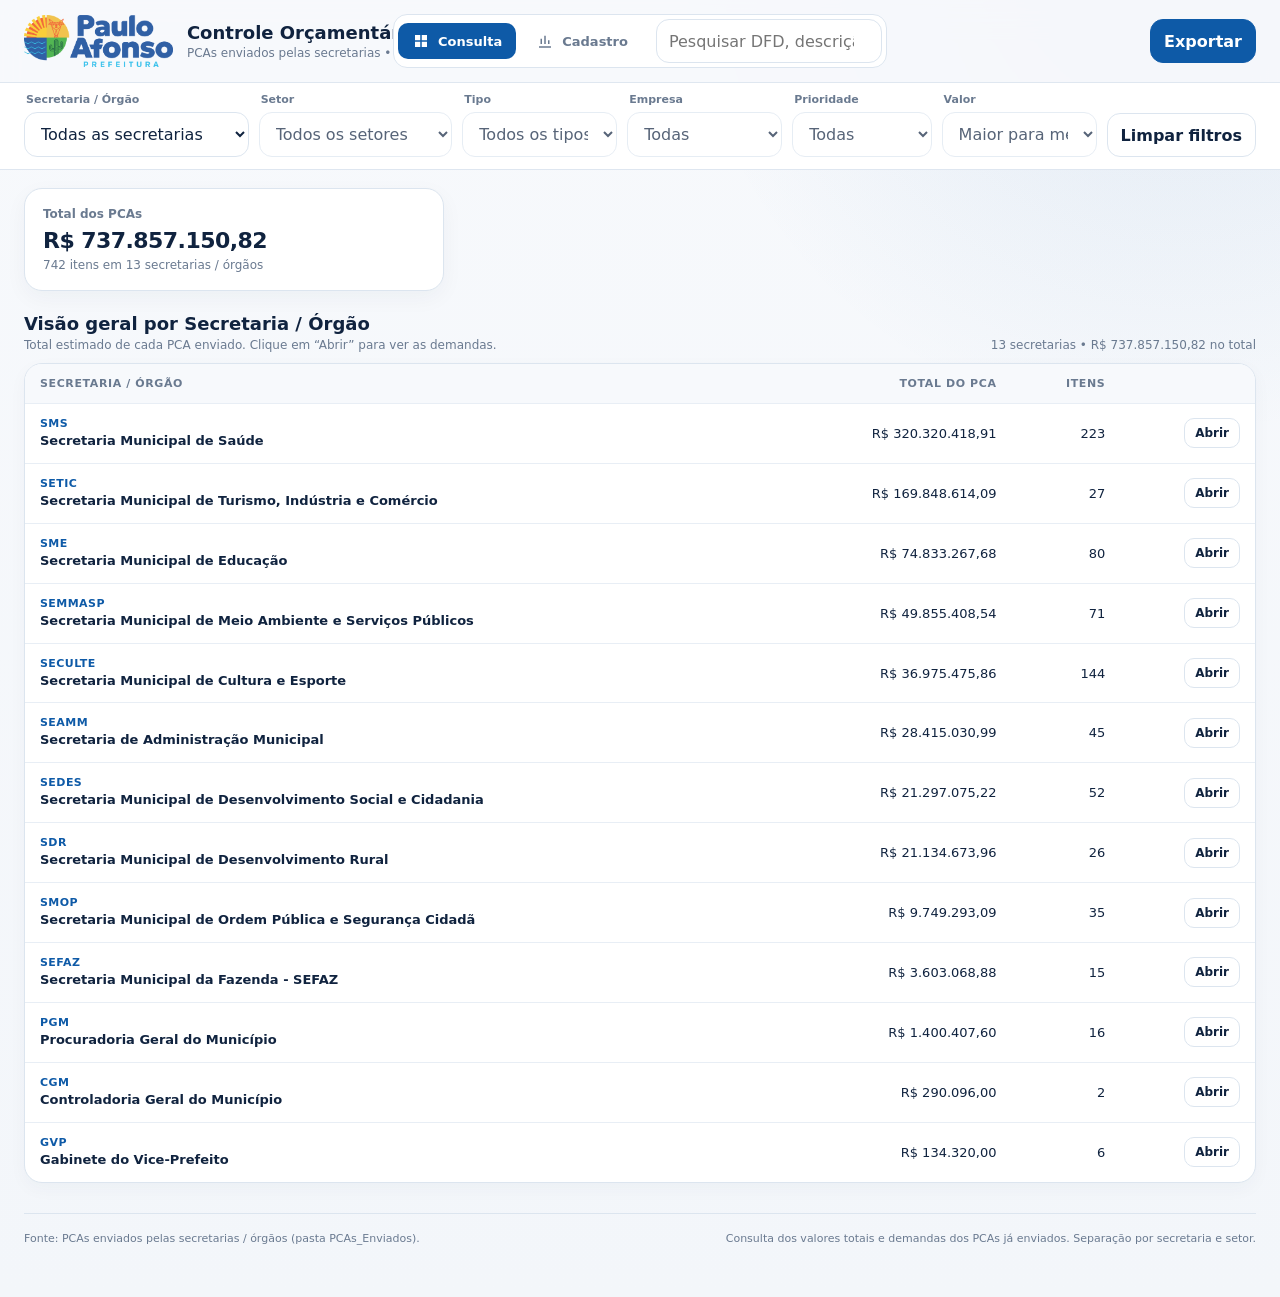
<file: index.html>
<!DOCTYPE html>
<html lang="pt-BR">
<head>
  <meta charset="UTF-8">
  <meta name="viewport" content="width=device-width, initial-scale=1">
  <title>Controle Orçamentário - Paulo Afonso</title>
  <link rel="stylesheet" href="./assets/css/variables.css">
  <link rel="stylesheet" href="./assets/css/base.css">
  <link rel="stylesheet" href="./assets/css/components.css">
  <link rel="stylesheet" href="./assets/css/dashboard.css">
  <link rel="stylesheet" href="./assets/css/pca.css">
  <link rel="stylesheet" href="./assets/css/report.css">
  <link rel="stylesheet" href="./assets/css/print.css">
</head>
<body>
<header class="topbar">
  <div class="topbar-inner">
    <div class="brand">
      <img class="brand-logo" src="./Logos/PMPA_logo_01.png" alt="Prefeitura Municipal de Paulo Afonso">
      <div>
        <div class="brand-title">Controle Orçamentário - Paulo Afonso</div>
        <div class="brand-sub" id="brandSub">PCAs enviados pelas secretarias • 2027</div>
      </div>
    </div>

    <nav class="top-nav" aria-label="Navegação principal">
      <button class="nav-icon active" id="navConsulta" type="button" title="Consulta dos PCAs enviados" aria-label="Consulta dos PCAs enviados" aria-current="page">
        <svg viewBox="0 0 24 24" aria-hidden="true">
          <path d="M4 4h7v7H4V4zm9 0h7v7h-7V4zM4 13h7v7H4v-7zm9 0h7v7h-7v-7z" fill="currentColor"/>
        </svg>
        <span>Consulta</span>
      </button>
      <button class="nav-icon" id="navPCA" type="button" title="Cadastro de demandas do PCA" aria-label="Cadastro de demandas do PCA">
        <svg viewBox="0 0 24 24" aria-hidden="true">
          <path d="M4 19h16v2H4v-2zm2-3h2V9H6v7zm5 0h2V5h-2v11zm5 0h2v-5h-2v5z" fill="currentColor"/>
        </svg>
        <span>Cadastro</span>
      </button>
      <input id="search" class="control topbar-search" type="search" placeholder="Pesquisar DFD, descrição, empresa…" aria-label="Pesquisar demandas">
    </nav>

    <div class="topbar-actions">
      <button class="btn btn-primary" id="exportBtn" type="button">Exportar</button>
    </div>
  </div>
  <div id="consultaFilterBar" class="consulta-filterbar hidden" aria-label="Filtros das demandas">
    <div class="consulta-filterbar-inner">
      <div class="field">
        <label for="orgSelect">Secretaria / Órgão</label>
        <select id="orgSelect" class="control"></select>
      </div>
      <div class="field">
        <label for="itemSetor">Setor</label>
        <select id="itemSetor" class="control">
          <option value="all">Todos os setores</option>
        </select>
      </div>
      <div class="field">
        <label for="itemTipo">Tipo</label>
        <select id="itemTipo" class="control">
          <option value="all">Todos os tipos</option>
        </select>
      </div>
      <div class="field">
        <label for="itemEmpresa">Empresa</label>
        <select id="itemEmpresa" class="control">
          <option value="all">Todas</option>
          <option value="named">Com empresa</option>
          <option value="na">Não se aplica</option>
        </select>
      </div>
      <div class="field">
        <label for="itemPrioridade">Prioridade</label>
        <select id="itemPrioridade" class="control">
          <option value="all">Todas</option>
        </select>
      </div>
      <div class="field">
        <label for="itemValor">Valor</label>
        <select id="itemValor" class="control">
          <option value="desc">Maior para menor</option>
          <option value="asc">Menor para maior</option>
        </select>
      </div>
      <div class="field">
        <label for="itemClear">&nbsp;</label>
        <button class="btn" id="itemClear" type="button">Limpar filtros</button>
      </div>
    </div>
  </div>
</header>

<main class="container">
  <!-- ========== VIEW: CONSULTA ========== -->
  <div id="viewConsulta">
    <section class="metrics metrics-single" aria-label="Indicadores">
      <article class="metric">
        <div class="metric-label">Total dos PCAs</div>
        <div class="metric-value-row">
          <div class="metric-value" id="mInitial">—</div>
        </div>
        <div class="metric-sub" id="mInitialSub">Soma geral dos valores estimados enviados</div>
      </article>
    </section>

    <section class="section" id="overviewSection">
      <div class="section-head">
        <div>
          <h2>Visão geral por Secretaria / Órgão</h2>
          <p>Total estimado de cada PCA enviado. Clique em “Abrir” para ver as demandas.</p>
        </div>
        <div class="section-meta" id="overviewMeta"></div>
      </div>
      <div class="overview-wrap">
        <table class="overview-table">
          <thead>
            <tr>
              <th>Secretaria / Órgão</th>
              <th class="num">Total do PCA</th>
              <th class="num">Itens</th>
              <th></th>
            </tr>
          </thead>
          <tbody id="overviewBody"></tbody>
        </table>
      </div>
    </section>

    <section class="section hidden" id="detailSection">
      <div class="section-head">
        <div>
          <h2>Demandas do PCA</h2>
          <p id="detailSubtitle">—</p>
        </div>
        <div class="section-meta" id="detailMeta"></div>
      </div>
      <div class="overview-wrap">
        <table class="overview-table consulta-items-table">
          <thead>
            <tr>
              <th>DFD / Item</th>
              <th>Setor</th>
              <th>Tipo</th>
              <th>Descrição</th>
              <th>Empresa</th>
              <th class="num">Qtd.</th>
              <th class="num">Valor total</th>
              <th>Prioridade</th>
              <th>Período</th>
            </tr>
          </thead>
          <tbody id="actionGroups"></tbody>
        </table>
      </div>
      <div class="empty hidden" id="emptyState">Nenhuma demanda corresponde aos filtros atuais.</div>
    </section>
  </div>

  <!-- ========== VIEW: CADASTRO (PCA) ========== -->
  <div id="viewPCA" class="hidden pca-app">
    <section class="panel pca-toolbar" aria-label="Navegação e ações do PCA">
      <div class="pca-tabs">
        <button class="pca-tab active" type="button" data-pca-tab="overview">Visão geral</button>
        <button class="pca-tab" type="button" data-pca-tab="items">Demandas / DFDs</button>
        <button class="pca-tab" type="button" data-pca-tab="sectors">Setores / Departamentos</button>
      </div>
      <div class="pca-actions">
        <button class="btn btn-quiet" id="pcaResetFilters" type="button">Limpar filtros</button>
        <button class="btn" id="pcaModelBtn" type="button">Baixar modelo CSV</button>
        <button class="btn" id="pcaImportBtn" type="button">Importar CSV</button>
        <input id="pcaImportInput" class="hidden" type="file" accept=".csv,text/csv">
        <button class="btn btn-primary" id="pcaNewBtn" type="button">+ Nova demanda</button>
      </div>
    </section>

    <section class="panel pca-filter-panel" aria-label="Filtros do PCA">
      <div class="pca-filter-grid">
        <div class="field"><label for="pcaSearch">Pesquisar</label><input class="control" id="pcaSearch" type="search" placeholder="DFD, item, setor, descrição…"></div>
        <div class="field"><label for="pcaOrgFilter">Secretaria / Órgão</label><select class="control" id="pcaOrgFilter"></select></div>
        <div class="field"><label for="pcaSectorFilter">Setor / Departamento</label><select class="control" id="pcaSectorFilter"><option value="all">Todos os setores</option></select></div>
        <div class="field"><label for="pcaTypeFilter">Tipo de objeto</label><select class="control" id="pcaTypeFilter"><option value="all">Todos os tipos</option></select></div>
        <div class="field"><label for="pcaPriorityFilter">Prioridade</label><select class="control" id="pcaPriorityFilter"><option value="all">Todas</option></select></div>
        <div class="field"><label for="pcaQuarterFilter">Trimestre</label><select class="control" id="pcaQuarterFilter"><option value="all">Todos</option></select></div>
      </div>
      <div class="pca-filter-foot">
        <div class="pca-filter-status" id="pcaFilterStatus">0 itens cadastrados</div>
      </div>
    </section>

    <section class="pca-metrics" aria-label="Indicadores do PCA">
      <article class="pca-metric"><div class="pca-metric-label">Itens planejados</div><div class="pca-metric-value" id="pcaMItems">0</div><div class="pca-metric-sub">Demandas/itens no filtro atual</div></article>
      <article class="pca-metric"><div class="pca-metric-label">Valor total estimado</div><div class="pca-metric-value" id="pcaMValue">R$ 0,00</div><div class="pca-metric-sub">Quantidade × valor unitário</div></article>
      <article class="pca-metric"><div class="pca-metric-label">Prioridade alta</div><div class="pca-metric-value" id="pcaMHigh">0</div><div class="pca-metric-sub" id="pcaMHighSub">Nenhuma demanda cadastrada</div></article>
      <article class="pca-metric"><div class="pca-metric-label">Com vinculação orçamentária</div><div class="pca-metric-value" id="pcaMLinked">0,00%</div><div class="pca-metric-sub" id="pcaMLinkedSub">Nenhuma demanda cadastrada</div><div class="track"><div class="fill green" id="pcaLinkedBar" style="width:0"></div></div></article>
    </section>

    <div data-pca-panel="overview">
      <div class="pca-grid">
        <section class="panel pca-card">
          <div class="pca-card-head"><div><h2>Planejamento por trimestre</h2><p>Distribuição dos valores estimados no cronograma anual.</p></div></div>
          <div class="pca-quarter-grid" id="pcaQuarterGrid"></div>
        </section>
        <section class="panel pca-card">
          <div class="pca-card-head"><div><h2>Prioridades</h2><p>Quantidade de itens classificados como Alta, Média ou Baixa.</p></div></div>
          <div class="pca-priority-list" id="pcaPriorityList"></div>
        </section>
        <section class="panel pca-card pca-card-wide">
          <div class="pca-card-head"><div><h2>Consolidação por Secretaria / Órgão</h2><p>Somente demandas cadastradas no PCA. Nenhum valor orçamentário é usado automaticamente nesta visão.</p></div><span class="section-meta" id="pcaOverviewMeta"></span></div>
          <div class="pca-overview-wrap">
            <table class="pca-overview-table"><thead><tr><th>Secretaria / Órgão</th><th class="num">Setores</th><th class="num">Itens</th><th class="num">Valor estimado</th><th class="num">Prioridade alta</th><th class="num">% vinculados</th><th></th></tr></thead><tbody id="pcaOrgOverviewBody"></tbody></table>
          </div>
          <div class="pca-empty hidden" id="pcaOverviewEmpty"><strong>O PCA 2027 ainda não possui demandas cadastradas</strong>Cadastre a primeira demanda para iniciar a consolidação por secretaria.<br><button class="btn btn-primary" type="button" data-pca-empty-new>+ Nova demanda</button></div>
        </section>
      </div>
    </div>

    <div data-pca-panel="items" class="hidden">
      <section class="section">
        <div class="section-head"><div><h2>Demandas / DFDs</h2><p>Estrutura baseada na Planilha PCA Municipal: identificação, requisitante, objeto, quantitativos, valores, prioridade, trimestre e vinculação.</p></div><div class="section-meta" id="pcaItemsMeta"></div></div>
        <div class="pca-items-wrap" id="pcaItemsWrap"><table class="pca-items-table"><thead><tr><th>DFD / Item</th><th>Secretaria / Setor</th><th>Tipo</th><th>Descrição</th><th>Empresa</th><th>Renovação</th><th class="num">Qtd.</th><th>Unidade</th><th class="num">Valor unit.</th><th class="num">Valor total</th><th>Prioridade</th><th>Trimestre</th><th>Vinculação</th><th></th></tr></thead><tbody id="pcaItemsBody"></tbody></table></div>
        <div class="pca-empty hidden" id="pcaItemsEmpty"><strong>Nenhuma demanda encontrada</strong>Cadastre o primeiro DFD/item ou ajuste os filtros atuais.<br><button class="btn btn-primary" type="button" data-pca-empty-new>+ Nova demanda</button></div>
      </section>
    </div>

    <div data-pca-panel="sectors" class="hidden">
      <section class="pca-sector-layout">
        <aside class="panel pca-sector-editor">
          <h2>Cadastro de setores</h2>
          <p>Cadastre apenas setores/departamentos reais. O sistema não cria nomes automaticamente e não confunde unidade orçamentária com setor requisitante.</p>
          <div class="field"><label for="pcaSectorOrg">Secretaria / Órgão</label><select class="control" id="pcaSectorOrg"></select></div>
          <div class="field"><label for="pcaSectorName">Setor / Departamento</label><input class="control" id="pcaSectorName" type="text" maxlength="140" placeholder="Ex.: nome oficial do setor"></div>
          <button class="btn btn-primary" id="pcaAddSector" type="button">Adicionar setor</button>
        </aside>
        <section class="panel pca-sector-list-panel">
          <div class="pca-card-head"><div><h2>Setores cadastrados</h2><p>Os setores também são incluídos automaticamente quando uma demanda é salva.</p></div></div>
          <div class="pca-sector-wrap" id="pcaSectorWrap"><table class="pca-sector-table"><thead><tr><th>Setor / Departamento</th><th class="num">Itens</th><th class="num">Valor estimado</th><th></th></tr></thead><tbody id="pcaSectorBody"></tbody></table></div>
          <div class="pca-empty" id="pcaSectorEmpty"><strong>Selecione uma secretaria/órgão</strong>Depois cadastre os setores/departamentos reais que participarão do PCA.</div>
        </section>
      </section>
    </div>

    <div class="callout"><strong>Regra do módulo:</strong> o Valor Total Estimado é calculado automaticamente por Quantidade Estimada × Valor Unitário Estimado. “Vinculação Orçamentária” registra apenas Sim, Não ou A Indicar nesta etapa; a associação detalhada com ação, natureza e fonte orçamentária será uma camada posterior e não é presumida pelo sistema.</div>
  </div>

  <footer class="footer">
    <span id="footerSource">Fonte: PCAs enviados pelas secretarias / órgãos (pasta PCAs_Enviados).</span>
    <span id="footerNote">Consulta dos valores totais e demandas dos PCAs já enviados. Separação por secretaria e setor.</span>
  </footer>

  <!-- Modal: demanda / item do PCA -->
  <div class="pca-modal hidden" id="pcaModal" role="dialog" aria-modal="true" aria-labelledby="pcaModalTitle">
    <div class="pca-dialog">
      <div class="pca-dialog-head"><div><h2 id="pcaModalTitle">Nova demanda / item do PCA</h2><p>Preencha os campos definidos na Planilha PCA Municipal.</p></div><button class="btn" id="pcaModalClose" type="button">Fechar</button></div>
      <form id="pcaForm" novalidate>
        <div class="pca-dialog-body"><div class="pca-form-grid">
          <div class="field"><label for="pcaDfd">Nº do DFD / Item *</label><input class="control" id="pcaDfd" type="text" maxlength="80" placeholder="Ex.: DFD nº 012/2026"><div class="pca-field-error"></div></div>
          <div class="field"><label for="pcaFormOrg">Secretaria Requisitante *</label><select class="control" id="pcaFormOrg"></select><div class="pca-field-error"></div></div>
          <div class="field span-2">
            <label for="pcaFormSector">Setor / Departamento *</label>
            <select class="control" id="pcaFormSector">
              <option value="">Selecione a secretaria primeiro…</option>
            </select>
            <div class="pca-field-error"></div>
            <div class="pca-help" id="pcaFormSectorHelp">Aparecem aqui os setores cadastrados em “Setores / Departamentos” para a secretaria selecionada.</div>
          </div>
          <div class="field"><label for="pcaObjectType">Tipo de Objeto *</label><input class="control" id="pcaObjectType" list="pcaObjectTypeSuggestions" type="text" maxlength="100" placeholder="Material, Serviço Comum, Engenharia…"><datalist id="pcaObjectTypeSuggestions"></datalist><div class="pca-field-error"></div></div>
          <div class="field"><label for="pcaUnitMeasure">Unidade de Medida *</label><input class="control" id="pcaUnitMeasure" type="text" maxlength="100" placeholder="Ex.: Caixa com 5 resmas"><div class="pca-field-error"></div></div>
          <div class="field span-2"><label for="pcaDescription">Descrição do Item *</label><textarea class="control" id="pcaDescription" maxlength="900" placeholder="Detalhamento claro e sucinto do que será comprado ou contratado"></textarea><div class="pca-field-error"></div></div>
          <div class="field"><label for="pcaQuantity">Quantidade Estimada *</label><input class="control" id="pcaQuantity" type="number" min="0" step="0.001" inputmode="decimal" placeholder="0"><div class="pca-field-error"></div></div>
          <div class="field"><label for="pcaUnitValue">Valor Unitário Estimado *</label><input class="control" id="pcaUnitValue" type="number" min="0" step="0.01" inputmode="decimal" placeholder="0,00"><div class="pca-field-error"></div></div>
          <div class="pca-total-box"><div class="label">Valor Total Estimado</div><div class="value" id="pcaCalculatedTotal">R$ 0,00</div><div class="pca-help">Calculado automaticamente: Quantidade × Valor Unitário.</div></div>
          <div></div>
          <div class="field"><label for="pcaPriority">Grau de Prioridade *</label><select class="control" id="pcaPriority"><option value="">Selecione…</option></select><div class="pca-field-error"></div></div>
          <div class="field"><label for="pcaQuarter">Trimestre Estimado *</label><select class="control" id="pcaQuarter"><option value="">Selecione…</option></select><div class="pca-field-error"></div></div>
          <div class="field"><label for="pcaCompany">Empresa</label><input class="control" id="pcaCompany" type="text" maxlength="180" placeholder="Ex.: razão social ou nome fantasia"><div class="pca-field-error"></div><div class="pca-help">Informe quando já houver fornecedor/prestador identificado ou previsto.</div></div>
          <div class="field"><label for="pcaContractRenewal">Renovação de contrato *</label><select class="control" id="pcaContractRenewal"><option value="">Selecione…</option></select><div class="pca-field-error"></div><div class="pca-help">Indica se a demanda corresponde à renovação de contrato vigente.</div></div>
          <div class="field span-2"><label for="pcaLinkage">Vinculação Orçamentária *</label><select class="control" id="pcaLinkage"><option value="">Selecione…</option></select><div class="pca-field-error"></div><div class="pca-help">Nesta etapa: Sim, Não ou A Indicar. A vinculação detalhada com QDD será implementada separadamente.</div></div>
        </div></div>
        <div class="pca-dialog-foot"><button class="btn" id="pcaModalCancel" type="button">Cancelar</button><button class="btn btn-primary" type="submit">Salvar demanda</button></div>
      </form>
    </div>
  </div>

  <!-- Modal: validação de importação CSV -->
  <div class="pca-modal hidden" id="pcaImportModal" role="dialog" aria-modal="true" aria-labelledby="pcaImportTitle">
    <div class="pca-dialog" style="max-width:760px">
      <div class="pca-dialog-head"><div><h2 id="pcaImportTitle">Validar importação do PCA</h2><p>Somente linhas válidas serão importadas. Nenhum valor é corrigido ou inventado silenciosamente.</p></div><button class="btn" id="pcaImportClose" type="button">Fechar</button></div>
      <div class="pca-dialog-body">
        <div class="pca-import-note">A importação exige os cabeçalhos do modelo oficial do sistema. A Secretaria Requisitante precisa corresponder a um órgão existente na base do projeto. O Valor Total Estimado é recalculado pelo sistema.</div>
        <div class="pca-import-summary"><div class="pca-import-stat"><span>Linhas lidas</span><strong id="pcaImportTotal">0</strong></div><div class="pca-import-stat"><span>Válidas</span><strong id="pcaImportValid">0</strong></div><div class="pca-import-stat"><span>Com erro</span><strong id="pcaImportInvalid">0</strong></div></div>
        <div class="callout" id="pcaImportErrors">—</div>
      </div>
      <div class="pca-dialog-foot"><button class="btn" id="pcaImportCancel" type="button">Cancelar</button><button class="btn btn-primary" id="pcaImportConfirm" type="button">Importar linhas válidas</button></div>
    </div>
  </div>

  <div class="pca-toast" id="pcaToast" role="status" aria-live="polite"></div>

  <!-- Documento gerado para exportação PDF -->
  <div id="reportDocument" class="report-document" aria-hidden="true"></div>
</main>

<!-- Modal Exportar relatório -->
<div class="export-modal hidden" id="exportModal" role="dialog" aria-modal="true" aria-labelledby="exportModalTitle">
  <div class="export-dialog">
    <div class="export-dialog-head">
      <div>
        <h2 id="exportModalTitle">Exportar relatório PDF</h2>
        <p>Escolha o escopo e as seções. Em seguida use <strong>Salvar como PDF</strong>. Desmarque “Cabeçalhos e rodapés” do navegador para evitar data/URL duplicadas.</p>
      </div>
      <button class="btn" id="exportCloseBtn" type="button" aria-label="Fechar">Fechar</button>
    </div>

    <div class="export-dialog-body">
      <div class="export-block">
        <h3>1. Escopo — Secretaria / Órgão</h3>
        <div class="export-radios">
          <label class="export-radio">
            <input type="radio" name="exportScope" id="exportScopeAll" value="all" checked>
            <span>Todos os órgãos (visão municipal consolidada)</span>
          </label>
          <label class="export-radio">
            <input type="radio" name="exportScope" id="exportScopeSelected" value="selected">
            <span>Selecionar secretarias / órgãos</span>
          </label>
        </div>
        <div class="export-org-tools">
          <button class="btn" id="exportSelectAllOrgs" type="button">Marcar todos</button>
          <button class="btn" id="exportClearOrgs" type="button">Limpar</button>
        </div>
        <div class="export-org-list" id="exportOrganList"></div>
      </div>

      <div class="export-block">
        <h3>2. Conteúdo do relatório</h3>
        <p class="export-hint">Ao selecionar o escopo, defina o que entra no PDF. A capa segue o modelo institucional SEPLANE.</p>
        <div class="export-checks" id="exportSectionList"></div>
      </div>
    </div>

    <div class="export-dialog-foot">
      <button class="btn" id="exportCancelBtn" type="button">Cancelar</button>
      <button class="btn btn-primary" id="exportGenerateBtn" type="button">Gerar PDF</button>
    </div>
  </div>
</div>

<script type="module" src="./assets/js/app.js"></script>
</body>
</html>
</file>
<file: assets/css/variables.css>
:root {
  --bg: #f4f7fb;
  --surface: #fff;
  --surface2: #f8fafc;
  --surface3: #eef4fb;
  --text: #10233f;
  --muted: #6a7a90;
  --line: #dce5ef;
  --blue: #0e5aa7;
  --blue2: #0b3d78;
  --cyan: #38a1d6;
  --green: #20865f;
  --amber: #c98518;
  --red: #b94d55;
  --shadow: 0 10px 30px rgba(20, 47, 80, 0.075);
  --radius: 20px;
}
</file>
<file: assets/css/base.css>
* {
  box-sizing: border-box;
}

html {
  scroll-behavior: smooth;
}

body {
  margin: 0;
  background:
    radial-gradient(circle at 92% -5%, rgba(14, 90, 167, 0.10), transparent 28%),
    linear-gradient(180deg, #f7f9fc 0, #f3f6fa 100%);
  color: var(--text);
  font-family: Inter, ui-sans-serif, system-ui, -apple-system, BlinkMacSystemFont, "Segoe UI", sans-serif;
}

button,
input,
select {
  font: inherit;
}

button {
  color: inherit;
}

.container {
  max-width: 1500px;
  margin: auto;
  padding: 18px 24px 52px;
}

.hidden {
  display: none !important;
}

.num {
  text-align: right;
  font-variant-numeric: tabular-nums;
  white-space: nowrap;
}

.code {
  font-size: 11px;
  color: var(--blue);
  font-weight: 850;
  letter-spacing: 0.04em;
}

.name {
  font-weight: 735;
  margin-top: 3px;
  line-height: 1.3;
}

.section {
  margin-top: 22px;
}

.section-head {
  display: flex;
  align-items: flex-end;
  justify-content: space-between;
  gap: 14px;
  margin-bottom: 11px;
}

.section-head h2 {
  font-size: 18px;
  margin: 0;
}

.section-head p {
  font-size: 12px;
  color: var(--muted);
  margin: 4px 0 0;
}

.section-meta {
  font-size: 12px;
  color: var(--muted);
  white-space: nowrap;
}

.footer {
  margin-top: 30px;
  padding-top: 18px;
  border-top: 1px solid var(--line);
  display: flex;
  justify-content: space-between;
  gap: 16px;
  flex-wrap: wrap;
  color: var(--muted);
  font-size: 11px;
}

@media (max-width: 760px) {
  .topbar-inner,
  .container {
    padding-left: 14px;
    padding-right: 14px;
  }

  .topbar-inner {
    flex-wrap: wrap;
    align-items: flex-start;
    gap: 12px;
  }

  .brand-title {
    font-size: 15px;
  }

  .brand-logo {
    height: 42px;
  }

  .topbar-actions {
    width: 100%;
    flex-wrap: wrap;
  }

  .section-head {
    align-items: flex-start;
    flex-direction: column;
  }
}
</file>
<file: assets/css/components.css>
.topbar {
  position: sticky;
  top: 0;
  z-index: 40;
  border-bottom: 1px solid rgba(220, 229, 239, 0.9);
  background: rgba(247, 249, 252, 0.88);
  backdrop-filter: blur(16px);
}

.topbar-inner {
  max-width: 1500px;
  margin: auto;
  padding: 14px 24px;
  align-items: center;
  gap: 12px;
}

.brand {
  display: flex;
  align-items: center;
  gap: 14px;
  min-width: 0;
}

.brand-logo {
  height: 52px;
  width: auto;
  display: block;
  object-fit: contain;
  flex-shrink: 0;
}

.brand-title {
  font-weight: 800;
  font-size: 18px;
  white-space: nowrap;
  overflow: hidden;
  text-overflow: ellipsis;
}

.brand-sub {
  font-size: 12px;
  color: var(--muted);
  margin-top: 3px;
}

.topbar-actions {
  display: flex;
  align-items: center;
  gap: 8px;
  flex-shrink: 0;
}

.consulta-filterbar {
  border-top: 1px solid rgba(220, 229, 239, 0.9);
  background: rgba(255, 255, 255, 0.94);
  padding: 10px 24px 12px;
}

.consulta-filterbar-inner {
  max-width: 1500px;
  margin: auto;
  display: grid;
  grid-template-columns: 1.45fr 1.25fr 1fr 1fr 0.9fr 1fr auto;
  gap: 10px;
  align-items: end;
}

.topbar-search {
  width: 260px;
  min-height: 38px;
  margin-left: 8px;
  padding: 8px 12px;
}

@media (max-width: 1100px) {
  .consulta-filterbar-inner {
    grid-template-columns: 1fr 1fr 1fr;
  }
}

@media (max-width: 720px) {
  .consulta-filterbar {
    padding: 10px 16px 12px;
  }

  .consulta-filterbar-inner {
    grid-template-columns: 1fr;
  }
}

.panel {
  background: var(--surface);
  border: 1px solid var(--line);
  border-radius: var(--radius);
  box-shadow: var(--shadow);
}

.filters {
  padding: 18px;
  margin-bottom: 16px;
}

.filter-grid {
  display: grid;
  grid-template-columns: 1.25fr 1.05fr 1.1fr 0.72fr 0.72fr;
  gap: 10px;
}

.filter-grid-pca {
  grid-template-columns: 1.3fr 1.2fr 1.3fr 0.9fr;
}

.field label {
  display: block;
  font-size: 11px;
  color: var(--muted);
  font-weight: 720;
  margin: 0 0 6px 2px;
}

.control {
  width: 100%;
  border: 1px solid var(--line);
  border-radius: 13px;
  background: #fff;
  color: var(--text);
  padding: 11px 12px;
  outline: none;
  min-height: 44px;
}

.control:focus {
  border-color: var(--blue);
  box-shadow: 0 0 0 3px rgba(14, 90, 167, 0.10);
}

.filter-actions {
  display: flex;
  gap: 8px;
  align-items: end;
}

.btn {
  border: 1px solid var(--line);
  background: #fff;
  border-radius: 13px;
  padding: 11px 13px;
  min-height: 44px;
  cursor: pointer;
  font-weight: 700;
  white-space: nowrap;
}

.btn:hover {
  background: var(--surface2);
}

.btn-primary {
  background: var(--blue);
  border-color: var(--blue);
  color: #fff;
}

.btn-primary:hover {
  background: var(--blue2);
}

.metrics {
  display: grid;
  grid-template-columns: repeat(4, minmax(0, 1fr));
  gap: 12px;
  margin-bottom: 17px;
}

.metrics-single {
  grid-template-columns: minmax(280px, 420px);
}

.consulta-items-table td {
  vertical-align: top;
  font-size: 12px;
}

.consulta-items-table td:nth-child(4) {
  max-width: 320px;
}

.metric {
  padding: 18px;
  background: #fff;
  border: 1px solid var(--line);
  border-radius: 18px;
  box-shadow: 0 7px 22px rgba(20, 47, 80, 0.045);
}

.metric-label {
  font-size: 12px;
  color: var(--muted);
  font-weight: 690;
}

.metric-value {
  font-size: 22px;
  font-weight: 830;
  margin-top: 7px;
  letter-spacing: -0.025em;
  white-space: nowrap;
}

.metric-value-row {
  display: flex;
  align-items: center;
  gap: 8px;
  flex-wrap: wrap;
  margin-top: 7px;
}

.metric-value-row .metric-value {
  margin-top: 0;
}

.delta-badge {
  display: inline-flex;
  align-items: center;
  gap: 3px;
  border-radius: 999px;
  padding: 3px 8px;
  font-size: 11px;
  font-weight: 800;
  white-space: nowrap;
  line-height: 1.2;
}

.delta-arrow {
  font-size: 12px;
  font-weight: 900;
}

.delta-up {
  background: #eaf5ef;
  color: var(--green);
}

.delta-down {
  background: #f9eeee;
  color: var(--red);
}

.delta-flat {
  background: #f1f3f6;
  color: #6b7280;
}

.delta-share {
  background: #e8f1fb;
  color: var(--blue);
}

.delta-na {
  background: #f1f3f6;
  color: #6b7280;
}

.money-delta {
  display: inline-flex;
  align-items: center;
  justify-content: flex-end;
  gap: 6px;
  flex-wrap: wrap;
}

.money-delta-val {
  font-variant-numeric: tabular-nums;
}

.action-stat .delta-badge {
  margin-top: 0;
}

.metric-sub {
  font-size: 12px;
  color: var(--muted);
  margin-top: 5px;
}

.track {
  height: 8px;
  background: #e7edf4;
  border-radius: 999px;
  overflow: hidden;
  margin-top: 12px;
}

.fill {
  height: 100%;
  border-radius: 999px;
  background: linear-gradient(90deg, var(--blue), var(--cyan));
}

.fill.green {
  background: var(--green);
}

.fill.amber {
  background: var(--amber);
}

.overview-wrap {
  overflow: auto;
  border-radius: 18px;
  border: 1px solid var(--line);
  background: #fff;
  box-shadow: 0 6px 18px rgba(20, 47, 80, 0.035);
}

table {
  border-collapse: collapse;
  width: 100%;
}

.overview-table {
  min-width: 920px;
}

th,
td {
  padding: 13px 15px;
  border-bottom: 1px solid #e8eef5;
  text-align: left;
  font-size: 13px;
}

th {
  background: #f7f9fc;
  font-size: 11px;
  text-transform: uppercase;
  letter-spacing: 0.055em;
  color: var(--muted);
  position: sticky;
  top: 0;
}

tr:last-child td {
  border-bottom: 0;
}

.org-cell {
  min-width: 300px;
}

.row-btn {
  border: 1px solid var(--line);
  background: #fff;
  border-radius: 10px;
  padding: 7px 10px;
  cursor: pointer;
  font-size: 12px;
  font-weight: 720;
}

.row-btn:hover {
  border-color: var(--blue);
  color: var(--blue);
}

.pct-inline {
  display: inline-flex;
  align-items: center;
  gap: 6px;
  justify-content: flex-end;
}

.badge {
  display: inline-flex;
  align-items: center;
  border-radius: 999px;
  padding: 4px 7px;
  font-size: 11px;
  font-weight: 800;
  background: #eaf5ef;
  color: var(--green);
}

.badge.zero {
  background: #f1f3f6;
  color: #6b7280;
}

.badge.low {
  background: #f9eeee;
  color: var(--red);
}

.badge.mid {
  background: #fff5e4;
  color: #9b650d;
}

.local-strip {
  display: grid;
  grid-template-columns: repeat(3, minmax(0, 1fr));
  gap: 10px;
  margin-bottom: 14px;
}

.local-card {
  text-align: left;
  border: 1px solid var(--line);
  background: #fff;
  border-radius: 16px;
  padding: 15px;
  cursor: pointer;
  transition: 0.14s ease;
  box-shadow: 0 5px 14px rgba(20, 47, 80, 0.035);
}

.local-card:hover {
  transform: translateY(-1px);
  border-color: #b9cce3;
}

.local-card.active {
  border-color: var(--blue);
  box-shadow: 0 0 0 3px rgba(14, 90, 167, 0.08);
}

.local-card .name {
  font-size: 13px;
}

.local-card .summary {
  display: flex;
  justify-content: space-between;
  gap: 10px;
  margin-top: 10px;
  color: var(--muted);
  font-size: 11px;
}

.detail-tools {
  display: flex;
  gap: 8px;
}

.action-groups {
  display: grid;
  gap: 15px;
}

.unit-group {
  display: grid;
  gap: 10px;
}

.unit-header {
  display: flex;
  align-items: center;
  justify-content: space-between;
  gap: 12px;
  padding: 12px 2px;
}

.unit-header-left .code {
  font-size: 12px;
}

.unit-header-left .name {
  font-size: 15px;
}

.unit-total {
  font-size: 12px;
  color: var(--muted);
  text-align: right;
}

.action {
  background: #fff;
  border: 1px solid var(--line);
  border-radius: 17px;
  overflow: hidden;
  box-shadow: 0 5px 16px rgba(20, 47, 80, 0.035);
}

.action-head {
  width: 100%;
  border: 0;
  background: transparent;
  cursor: pointer;
  text-align: left;
  padding: 16px;
  display: grid;
  grid-template-columns: minmax(280px, 1.45fr) repeat(3, minmax(145px, 0.56fr)) 34px;
  gap: 12px;
  align-items: center;
}

.action-head:hover {
  background: #fbfcfe;
}

.action-title .code {
  font-size: 11px;
}

.action-title .name {
  font-size: 13px;
}

.action-stat .label {
  font-size: 10px;
  color: var(--muted);
  font-weight: 700;
}

.action-stat .value {
  font-size: 13px;
  font-weight: 780;
  margin-top: 4px;
  white-space: nowrap;
}

.action-stat .value.money-delta {
  white-space: normal;
  justify-content: flex-start;
}

.action-stat.balance .value {
  color: var(--green);
}

.chev {
  font-size: 19px;
  color: var(--muted);
  text-align: center;
  transition: transform 0.18s;
}

.action.open .chev {
  transform: rotate(180deg);
}

.action-body {
  display: none;
  border-top: 1px solid var(--line);
  background: #fbfcfe;
}

.action.open .action-body {
  display: block;
}

.items-wrap {
  overflow: auto;
}

.items-table {
  min-width: 920px;
}

.items-table th {
  position: static;
}

.item-spec {
  min-width: 340px;
}

.item-title {
  font-weight: 690;
  line-height: 1.35;
}

.item-meta {
  font-size: 11px;
  color: var(--muted);
  margin-top: 3px;
}

.balance-cell {
  min-width: 215px;
}

.balance-line {
  display: flex;
  align-items: center;
  justify-content: flex-end;
  gap: 7px;
}

.mini-track {
  height: 6px;
  background: #e5ecf4;
  border-radius: 999px;
  overflow: hidden;
  margin-top: 7px;
}

.mini-fill {
  height: 100%;
  background: var(--green);
  border-radius: 999px;
}

.empty {
  border: 1px dashed #cbd7e5;
  background: #fff;
  border-radius: 18px;
  padding: 38px;
  text-align: center;
  color: var(--muted);
}

.callout {
  border: 1px solid #cfe0f1;
  background: #f5f9fe;
  border-radius: 16px;
  padding: 14px 16px;
  color: #49637f;
  font-size: 12px;
  line-height: 1.5;
  margin-top: 16px;
}

@media (max-width: 1150px) {
  .filter-grid {
    grid-template-columns: 1fr 1fr 1fr;
  }

  .metrics {
    grid-template-columns: repeat(2, 1fr);
  }

  .local-strip {
    grid-template-columns: repeat(2, 1fr);
  }

  .action-head {
    grid-template-columns: minmax(260px, 1.4fr) minmax(150px, 0.6fr) 34px;
  }

  .action-stat.initial,
  .action-stat.updated {
    display: none;
  }
}

@media (max-width: 760px) {
  .filter-grid {
    grid-template-columns: 1fr;
  }

  .filter-actions {
    align-items: stretch;
  }

  .metrics {
    grid-template-columns: 1fr;
  }

  .local-strip {
    grid-template-columns: 1fr;
  }

  .action-head {
    grid-template-columns: 1fr 32px;
  }

  .action-stat {
    display: none !important;
  }
}
</file>
<file: assets/css/dashboard.css>
/* Navegação central da topbar + layout do dashboard */

.topbar-inner {
  display: grid;
  grid-template-columns: minmax(0, 1fr) auto minmax(0, 1fr);
  align-items: center;
  gap: 12px;
}

.brand {
  flex: unset;
}

.topbar-actions {
  justify-self: end;
}

.top-nav {
  display: flex;
  align-items: center;
  gap: 6px;
  padding: 4px;
  background: #fff;
  border: 1px solid var(--line);
  border-radius: 14px;
}

.nav-icon {
  display: inline-flex;
  align-items: center;
  gap: 8px;
  border: 0;
  background: transparent;
  color: var(--muted);
  border-radius: 10px;
  padding: 9px 14px;
  cursor: pointer;
  font-weight: 720;
  font-size: 13px;
  transition: 0.14s ease;
}

.nav-icon svg {
  width: 18px;
  height: 18px;
  display: block;
}

.nav-icon:hover {
  background: var(--surface2);
  color: var(--text);
}

.nav-icon.active {
  background: var(--blue);
  color: #fff;
}

.dash-filters {
  margin-bottom: 14px;
}

.dash-filter-grid {
  display: grid;
  grid-template-columns: 1.2fr 1.2fr 0.9fr;
  gap: 10px;
}

.dash-hint {
  margin: 10px 0 0;
  font-size: 12px;
  color: var(--muted);
  line-height: 1.45;
}

.dash-grid {
  display: grid;
  grid-template-columns: repeat(2, minmax(0, 1fr));
  gap: 12px;
  align-items: start;
}

.dash-card {
  padding: 14px 14px 12px;
  min-width: 0;
}

.dash-card-wide {
  grid-column: 1 / -1;
}

.dash-card-head {
  display: flex;
  justify-content: space-between;
  gap: 12px;
  margin-bottom: 6px;
}

.dash-card-head h2 {
  margin: 0;
  font-size: 14px;
  letter-spacing: -0.01em;
}

.dash-card-head p {
  margin: 3px 0 0;
  font-size: 11px;
  color: var(--muted);
}

.dash-chart {
  width: 100%;
  overflow: hidden;
}

.dash-chart-scroll {
  max-height: 320px;
  overflow: auto;
  padding-right: 4px;
}

.dash-chart svg {
  display: block;
  max-width: 100%;
  height: auto;
}

.dash-empty {
  grid-column: 1 / -1;
  border: 1px dashed #c9d6e5;
  background: #f7fafc;
  border-radius: 14px;
  padding: 18px 16px;
  color: var(--muted);
  font-size: 13px;
  text-align: center;
}

.chart-bar {
  cursor: pointer;
  transition: opacity 0.12s ease;
}

.chart-bar:hover {
  opacity: 0.85;
}

.chart-label {
  font-size: 10px;
  fill: var(--muted);
}

.chart-value {
  font-size: 10px;
  fill: var(--text);
  font-weight: 700;
}

.chart-mini {
  font-size: 9px;
  fill: var(--muted);
}

.chart-tick {
  font-size: 10px;
  fill: var(--muted);
}

.chart-grid {
  stroke: #edf2f7;
  stroke-width: 1;
}

.chart-axis {
  stroke: #d7e0ea;
  stroke-width: 1;
}

.chart-legend {
  display: flex;
  flex-wrap: wrap;
  gap: 12px;
  margin-top: 8px;
  font-size: 11px;
  color: var(--muted);
}

.chart-legend span {
  display: inline-flex;
  align-items: center;
  gap: 6px;
}

.chart-swatch {
  width: 9px;
  height: 9px;
  border-radius: 3px;
  display: inline-block;
  flex-shrink: 0;
}

.stacked-wrap {
  display: grid;
  gap: 10px;
}

.stacked-svg {
  width: 100%;
  border-radius: 10px;
  overflow: hidden;
  background: #eef3f8;
}

.stacked-legend {
  list-style: none;
  margin: 0;
  padding: 0;
  display: grid;
  grid-template-columns: repeat(auto-fill, minmax(140px, 1fr));
  gap: 6px 12px;
}

.stacked-legend li {
  display: flex;
  align-items: center;
  gap: 7px;
  font-size: 11px;
  color: var(--muted);
  min-width: 0;
}

.stacked-legend .leg-code {
  font-weight: 750;
  color: var(--text);
}

.stacked-legend .leg-val {
  margin-left: auto;
  font-variant-numeric: tabular-nums;
}

.stacked-legend .leg-more {
  color: var(--muted);
  font-style: italic;
}

.donut-block {
  display: flex;
  align-items: center;
  gap: 18px;
  flex-wrap: wrap;
  justify-content: center;
  padding: 4px 0 2px;
}

.donut-stats {
  display: grid;
  gap: 10px;
  min-width: 180px;
}

.donut-stats > div {
  display: flex;
  align-items: flex-start;
  gap: 8px;
}

.donut-stats .dot {
  width: 8px;
  height: 8px;
  border-radius: 50%;
  margin-top: 5px;
  flex-shrink: 0;
}

.donut-stats small {
  display: block;
  font-size: 11px;
  color: var(--muted);
}

.donut-stats strong {
  display: block;
  font-size: 13px;
  margin-top: 2px;
  font-weight: 750;
}

@media (max-width: 1100px) {
  .dash-grid {
    grid-template-columns: 1fr;
  }

  .dash-card-wide {
    grid-column: auto;
  }

  .dash-filter-grid {
    grid-template-columns: 1fr 1fr;
  }
}

@media (max-width: 760px) {
  .topbar-inner {
    display: flex;
    flex-wrap: wrap;
  }

  .top-nav {
    order: 3;
    width: 100%;
    justify-content: center;
  }

  .nav-icon span {
    display: none;
  }

  .dash-filter-grid {
    grid-template-columns: 1fr;
  }

  .donut-block {
    flex-direction: column;
  }
}
</file>
<file: assets/css/pca.css>
/* =========================================================
   PCA 2027 — módulo independente de planejamento de demandas
   ========================================================= */
.pca-app { --pca-blue:#0e5aa7; --pca-green:#20865f; --pca-red:#b94d55; --pca-amber:#c98518; }

.pca-toolbar{display:flex;gap:10px;justify-content:space-between;align-items:center;padding:10px;margin-bottom:14px;flex-wrap:wrap}
.pca-tabs{display:flex;gap:4px;flex-wrap:wrap}
.pca-tab{border:0;background:transparent;color:var(--muted);font-weight:760;font-size:12px;padding:9px 12px;border-radius:11px;cursor:pointer}
.pca-tab:hover{background:var(--surface2);color:var(--text)}
.pca-tab.active{background:#e8f1fb;color:var(--blue)}
.pca-actions{display:flex;gap:7px;flex-wrap:wrap}
.btn-danger{color:var(--red);border-color:#edd1d4;background:#fff}
.btn-danger:hover{background:#fff6f6}
.btn-quiet{background:transparent}

.pca-filter-panel{padding:16px;margin-bottom:14px}
.pca-filter-grid{display:grid;grid-template-columns:1.25fr 1.1fr 1.1fr .75fr .75fr .8fr;gap:9px}
.pca-filter-foot{display:flex;align-items:center;justify-content:flex-start;gap:12px;margin-top:11px;flex-wrap:wrap}
.pca-filter-status{font-size:11px;color:var(--muted)}

.pca-metrics{display:grid;grid-template-columns:repeat(4,minmax(0,1fr));gap:12px;margin-bottom:14px}
.pca-metric{padding:17px 18px;background:#fff;border:1px solid var(--line);border-radius:18px;box-shadow:0 7px 22px rgba(20,47,80,.045)}
.pca-metric-label{font-size:11px;color:var(--muted);font-weight:720}
.pca-metric-value{font-size:22px;font-weight:840;margin-top:7px;letter-spacing:-.025em}
.pca-metric-sub{font-size:11px;color:var(--muted);margin-top:5px;line-height:1.4}
.pca-metric .track{height:7px;margin-top:10px}

.pca-grid{display:grid;grid-template-columns:1fr 1fr;gap:14px}
.pca-card{padding:18px}
.pca-card-wide{grid-column:1/-1}
.pca-card-head{display:flex;align-items:flex-start;justify-content:space-between;gap:12px;margin-bottom:14px}
.pca-card-head h2,.pca-card-head h3{font-size:16px;margin:0}
.pca-card-head p{font-size:11px;color:var(--muted);margin:4px 0 0;line-height:1.45}

.pca-quarter-grid{display:grid;grid-template-columns:repeat(4,1fr);gap:10px}
.pca-quarter{border:1px solid var(--line);border-radius:15px;padding:13px;background:var(--surface2)}
.pca-quarter-top{display:flex;align-items:center;justify-content:space-between;gap:8px}
.pca-quarter-name{font-size:12px;font-weight:800}
.pca-quarter-count{font-size:10px;color:var(--muted)}
.pca-quarter-value{font-size:14px;font-weight:800;margin-top:8px}
.pca-quarter-pct{font-size:10px;color:var(--muted);margin-top:3px}

.pca-priority-list{display:grid;gap:10px}
.pca-priority-row{display:grid;grid-template-columns:78px 1fr auto;align-items:center;gap:10px}
.pca-priority-label{display:flex;align-items:center;gap:7px;font-size:12px;font-weight:760}
.pca-priority-dot{width:8px;height:8px;border-radius:50%}
.pca-priority-dot.high{background:var(--red)}
.pca-priority-dot.medium{background:var(--amber)}
.pca-priority-dot.low{background:var(--green)}
.pca-priority-track{height:8px;background:#e7edf4;border-radius:999px;overflow:hidden}
.pca-priority-fill{height:100%;border-radius:999px;background:var(--blue)}
.pca-priority-value{font-size:11px;color:var(--muted);white-space:nowrap}

.pca-overview-table,.pca-items-table,.pca-sector-table{width:100%;border-collapse:collapse}
.pca-overview-wrap,.pca-items-wrap,.pca-sector-wrap{overflow:auto;border:1px solid var(--line);border-radius:17px;background:#fff}
.pca-overview-table{min-width:900px}.pca-items-table{min-width:1280px}.pca-sector-table{min-width:720px}
.pca-overview-table th,.pca-overview-table td,.pca-items-table th,.pca-items-table td,.pca-sector-table th,.pca-sector-table td{padding:12px 13px;border-bottom:1px solid #e9eef4;text-align:left;font-size:12px;vertical-align:middle}
.pca-overview-table th,.pca-items-table th,.pca-sector-table th{font-size:10px;color:var(--muted);font-weight:800;text-transform:uppercase;letter-spacing:.045em;background:#f7f9fc;position:sticky;top:0;z-index:1}
.pca-overview-table td.num,.pca-overview-table th.num,.pca-items-table td.num,.pca-items-table th.num,.pca-sector-table td.num,.pca-sector-table th.num{text-align:right}
.pca-overview-table tbody tr:last-child td,.pca-items-table tbody tr:last-child td,.pca-sector-table tbody tr:last-child td{border-bottom:0}
.pca-overview-table tbody tr:hover,.pca-items-table tbody tr:hover,.pca-sector-table tbody tr:hover{background:#fbfcfe}
.pca-org-name{font-weight:750;line-height:1.35}.pca-org-code{font-size:10px;color:var(--blue);font-weight:850;margin-bottom:3px}

.pca-badge{display:inline-flex;align-items:center;justify-content:center;border-radius:999px;padding:4px 8px;font-size:10px;font-weight:820;white-space:nowrap}
.pca-badge.high{background:#f9eeee;color:var(--red)}
.pca-badge.medium{background:#fff5e5;color:#98660f}
.pca-badge.low{background:#eaf5ef;color:var(--green)}
.pca-badge.yes{background:#eaf5ef;color:var(--green)}
.pca-badge.no{background:#f9eeee;color:var(--red)}
.pca-badge.pending{background:#eef3f8;color:#60728b}
.pca-badge.quarter{background:#e8f1fb;color:var(--blue)}
.pca-badge.type{background:#f1f4f8;color:#52667f;font-weight:730}

.pca-row-actions{display:flex;gap:5px;justify-content:flex-end;white-space:nowrap}
.pca-icon-btn{border:1px solid var(--line);background:#fff;border-radius:10px;padding:7px 9px;cursor:pointer;font-size:11px;font-weight:720}
.pca-icon-btn:hover{background:var(--surface2)}
.pca-icon-btn.danger{color:var(--red)}
.pca-dfd{font-weight:820;color:var(--blue);white-space:nowrap}
.pca-desc{font-weight:690;line-height:1.35;min-width:260px}
.pca-subline{font-size:10px;color:var(--muted);margin-top:3px}

.pca-empty{padding:44px 20px;text-align:center;border:1px dashed #cbd7e5;border-radius:18px;background:#fff;color:var(--muted)}
.pca-empty strong{display:block;color:var(--text);font-size:14px;margin-bottom:5px}
.pca-empty .btn{margin-top:14px}

.pca-sector-layout{display:grid;grid-template-columns:330px minmax(0,1fr);gap:14px}
.pca-sector-editor{padding:18px;align-self:start;position:sticky;top:90px}
.pca-sector-editor h2{font-size:16px;margin:0 0 4px}.pca-sector-editor p{font-size:11px;color:var(--muted);line-height:1.5;margin:0 0 15px}
.pca-sector-editor .field{margin-bottom:11px}
.pca-sector-list-panel{padding:18px}
.pca-sector-name{font-weight:730}

.pca-modal{position:fixed;inset:0;z-index:100;background:rgba(8,24,43,.46);backdrop-filter:blur(5px);display:flex;align-items:center;justify-content:center;padding:20px}
.pca-dialog{width:min(980px,100%);max-height:calc(100vh - 40px);overflow:auto;background:#fff;border:1px solid var(--line);border-radius:22px;box-shadow:0 30px 90px rgba(8,24,43,.22)}
.pca-dialog-head{position:sticky;top:0;z-index:3;background:rgba(255,255,255,.96);backdrop-filter:blur(10px);border-bottom:1px solid var(--line);padding:18px 20px;display:flex;justify-content:space-between;align-items:flex-start;gap:14px}
.pca-dialog-head h2{font-size:18px;margin:0}.pca-dialog-head p{font-size:11px;color:var(--muted);margin:4px 0 0}
.pca-dialog-body{padding:20px}
.pca-form-grid{display:grid;grid-template-columns:repeat(2,minmax(0,1fr));gap:13px}
.pca-form-grid .span-2{grid-column:1/-1}
.pca-form-grid textarea.control{min-height:92px;resize:vertical;line-height:1.45}
.pca-help{font-size:10px;color:var(--muted);margin:5px 2px 0;line-height:1.4}
.pca-total-box{border:1px solid #cfe0f1;background:#f5f9fe;border-radius:15px;padding:13px 14px}
.pca-total-box .label{font-size:10px;color:var(--muted);font-weight:760}.pca-total-box .value{font-size:21px;font-weight:850;color:var(--blue);margin-top:5px}
.pca-dialog-foot{position:sticky;bottom:0;z-index:3;background:rgba(255,255,255,.96);backdrop-filter:blur(10px);border-top:1px solid var(--line);padding:14px 20px;display:flex;justify-content:flex-end;gap:8px;flex-wrap:wrap}
.pca-field-error{font-size:10px;color:var(--red);margin-top:4px;display:none}.pca-field-error.show{display:block}
.control.invalid{border-color:var(--red);box-shadow:0 0 0 3px rgba(185,77,85,.08)}

.pca-import-note{border:1px solid #cfe0f1;background:#f5f9fe;border-radius:14px;padding:12px 14px;font-size:11px;color:#49637f;line-height:1.55;margin-bottom:14px}
.pca-import-summary{display:grid;grid-template-columns:repeat(3,1fr);gap:10px;margin:12px 0}
.pca-import-stat{border:1px solid var(--line);border-radius:13px;padding:12px}.pca-import-stat span{font-size:10px;color:var(--muted)}.pca-import-stat strong{display:block;font-size:18px;margin-top:3px}

.pca-toast{position:fixed;right:22px;bottom:22px;z-index:150;max-width:420px;background:#10233f;color:#fff;border-radius:14px;padding:12px 14px;box-shadow:0 18px 50px rgba(8,24,43,.22);font-size:12px;line-height:1.45;opacity:0;transform:translateY(12px);pointer-events:none;transition:.2s ease}
.pca-toast.show{opacity:1;transform:translateY(0)}
.pca-toast.error{background:#7d2930}

.pca-inline-note{font-size:11px;color:var(--muted);line-height:1.5}
.pca-linkage-legend{display:flex;gap:12px;flex-wrap:wrap;font-size:10px;color:var(--muted);margin-top:9px}.pca-linkage-legend span{display:flex;align-items:center;gap:5px}
.pca-linkage-legend i{width:7px;height:7px;border-radius:50%;display:inline-block}.pca-linkage-legend .yes{background:var(--green)}.pca-linkage-legend .no{background:var(--red)}.pca-linkage-legend .pending{background:#8aa0b8}

@media(max-width:1180px){
  .pca-filter-grid{grid-template-columns:repeat(3,1fr)}
  .pca-quarter-grid{grid-template-columns:repeat(2,1fr)}
}
@media(max-width:920px){
  .pca-metrics{grid-template-columns:repeat(2,1fr)}
  .pca-grid{grid-template-columns:1fr}.pca-card-wide{grid-column:auto}
  .pca-sector-layout{grid-template-columns:1fr}.pca-sector-editor{position:static}
}
@media(max-width:640px){
  .pca-filter-grid,.pca-form-grid{grid-template-columns:1fr}
  .pca-form-grid .span-2{grid-column:auto}
  .pca-metrics{grid-template-columns:1fr}
  .pca-quarter-grid{grid-template-columns:1fr}
  .pca-toolbar{align-items:stretch}.pca-actions{width:100%}.pca-actions .btn{flex:1}
  .pca-dialog{max-height:calc(100vh - 16px);border-radius:16px}.pca-modal{padding:8px}
  .pca-import-summary{grid-template-columns:1fr}
}
@media print{
  #viewPCA .pca-toolbar,#viewPCA .pca-filter-panel,#viewPCA .pca-actions,#viewPCA .pca-row-actions,#viewPCA .btn,#viewPCA .pca-tabs{display:none!important}
  .pca-modal,.pca-toast{display:none!important}
  #viewPCA .panel,#viewPCA .pca-metric,#viewPCA .pca-overview-wrap,#viewPCA .pca-items-wrap{box-shadow:none}
  #viewPCA .pca-tab-panel.hidden{display:none!important}
  #viewPCA .pca-items-table{min-width:0;font-size:9px}
}
</file>
<file: assets/css/report.css>
/* Modal de exportação + documento de relatório (PDF) */

body.modal-open {
  overflow: hidden;
}

.export-modal {
  position: fixed;
  inset: 0;
  z-index: 80;
  background: rgba(16, 35, 63, 0.45);
  display: flex;
  align-items: center;
  justify-content: center;
  padding: 18px;
}

.export-dialog {
  width: min(820px, 100%);
  max-height: min(90vh, 900px);
  overflow: auto;
  background: #fff;
  border-radius: 18px;
  border: 1px solid var(--line);
  box-shadow: 0 24px 60px rgba(16, 35, 63, 0.22);
}

.export-dialog-head {
  display: flex;
  align-items: flex-start;
  justify-content: space-between;
  gap: 12px;
  padding: 18px 20px 12px;
  border-bottom: 1px solid var(--line);
  position: sticky;
  top: 0;
  background: #fff;
  z-index: 1;
}

.export-dialog-head h2 {
  margin: 0;
  font-size: 18px;
}

.export-dialog-head p {
  margin: 4px 0 0;
  font-size: 12px;
  color: var(--muted);
}

.export-dialog-body {
  padding: 16px 20px 8px;
  display: grid;
  gap: 18px;
}

.export-block h3 {
  margin: 0 0 8px;
  font-size: 13px;
  text-transform: uppercase;
  letter-spacing: 0.06em;
  color: var(--muted);
}

.export-radios,
.export-checks {
  display: grid;
  gap: 8px;
}

.export-check,
.export-radio {
  display: flex;
  align-items: flex-start;
  gap: 10px;
  padding: 10px 12px;
  border: 1px solid var(--line);
  border-radius: 12px;
  background: #fbfcfe;
  font-size: 13px;
  line-height: 1.35;
  cursor: pointer;
}

.export-check:hover,
.export-radio:hover {
  border-color: #b9cce3;
}

.export-check input,
.export-radio input {
  margin-top: 2px;
}

.export-org-tools {
  display: flex;
  gap: 8px;
  margin-bottom: 8px;
}

.export-org-list {
  max-height: 220px;
  overflow: auto;
  display: grid;
  gap: 6px;
  padding-right: 2px;
}

.export-org-list.is-disabled {
  opacity: 0.45;
  pointer-events: none;
}

.export-dialog-foot {
  display: flex;
  justify-content: flex-end;
  gap: 8px;
  padding: 14px 20px 18px;
  border-top: 1px solid var(--line);
  position: sticky;
  bottom: 0;
  background: #fff;
}

.export-hint {
  font-size: 12px;
  color: var(--muted);
  margin: 0;
  line-height: 1.45;
}

/* Documento do relatório — oculto na tela, visível na impressão */
.report-document {
  display: none;
}

/* ========== Estilos do relatório ========== */
.rep-cover {
  min-height: calc(100vh - 18mm);
  background: #ffffff;
  color: #10233f;
  display: flex;
  flex-direction: column;
  page-break-after: always;
  break-after: page;
  border: 1px solid #d8e2ee;
  border-radius: 4px;
  overflow: hidden;
  -webkit-print-color-adjust: exact;
  print-color-adjust: exact;
}

.rep-cover-banner-wrap {
  background: #0e5aa7;
  padding: 22px 28px;
  -webkit-print-color-adjust: exact;
  print-color-adjust: exact;
}

.rep-cover-banner {
  width: min(560px, 100%);
  max-height: 72px;
  height: auto;
  display: block;
  object-fit: contain;
  object-position: left center;
}

.rep-cover-body {
  padding: 28px 32px 36px;
  flex: 1;
  display: flex;
  flex-direction: column;
  background: #ffffff;
  color: #10233f;
}

.rep-cover-brandline {
  display: flex;
  align-items: center;
  gap: 14px;
  margin-bottom: 18px;
}

.rep-cover-logo {
  height: 58px;
  width: auto;
  display: block;
}

.rep-cover-eyebrow {
  margin: 0;
  font-size: 11px;
  letter-spacing: 0.08em;
  text-transform: uppercase;
  color: #64748b;
  font-weight: 700;
}

.rep-cover-seplane {
  margin: 4px 0 0;
  font-size: 14px;
  font-weight: 800;
  color: #0b3d78;
}

.rep-cover-rule {
  height: 3px;
  width: 100%;
  background: linear-gradient(90deg, #0e5aa7, #38a1d6 55%, transparent);
  margin: 0 0 22px;
  -webkit-print-color-adjust: exact;
  print-color-adjust: exact;
}

.rep-cover h1 {
  margin: 0 0 6px;
  font-size: 32px;
  line-height: 1.12;
  letter-spacing: -0.03em;
  font-weight: 800;
  color: #10233f;
}

.rep-cover-subtitle {
  margin: 0 0 16px;
  font-size: 18px;
  font-weight: 750;
  color: #0e5aa7;
}

.rep-cover-scope {
  margin: 0 0 6px;
  font-size: 15px;
  font-weight: 750;
  color: #0b3d78;
}

.rep-cover-tagline {
  margin: 0 0 22px;
  color: #64748b;
  font-size: 13px;
}

.rep-cover-bullets {
  margin: 0 0 28px;
  padding-left: 18px;
  color: #334155;
  font-size: 14px;
  line-height: 1.7;
}

.rep-cover-meta {
  display: flex;
  flex-wrap: wrap;
  gap: 10px 18px;
  font-size: 12px;
  color: #475569;
  margin-top: auto;
  padding-top: 18px;
  border-top: 1px solid #d8e2ee;
}

.rep-cover-sources {
  margin: 12px 0 0;
  font-size: 11px;
  color: #64748b;
  line-height: 1.45;
}

/* Rodapé fixo em todas as páginas do PDF */
.rep-running-footer {
  display: none;
}

.rep-running-footer-inner {
  display: flex;
  align-items: center;
  gap: 10px;
  border-top: 1px solid #cfd9e6;
  padding-top: 6px;
}

.rep-foot-logo {
  height: 28px;
  width: auto;
  display: block;
}

.rep-foot-text {
  display: flex;
  flex-direction: column;
  gap: 1px;
  min-width: 0;
  font-size: 10px;
  color: #475569;
  line-height: 1.25;
}

.rep-foot-text strong {
  color: #0b3d78;
  font-size: 10px;
}

.rep-endnote {
  margin-top: 24px;
  padding-top: 12px;
  border-top: 1px solid #dce5ef;
  font-size: 10px;
  color: #64748b;
}

.rep-section {
  page-break-inside: avoid;
  margin: 0 0 22px;
}

.rep-section h2 {
  margin: 0 0 10px;
  font-size: 18px;
  color: #10233f;
  border-bottom: 2px solid #0e5aa7;
  padding-bottom: 6px;
}

.rep-section h3,
.rep-org h3 {
  margin: 18px 0 8px;
  font-size: 15px;
  color: #0b3d78;
}

.rep-org h4 {
  margin: 14px 0 6px;
  font-size: 13px;
  color: #334155;
}

.rep-lead {
  margin: 0 0 12px;
  color: #64748b;
  font-size: 13px;
}

.rep-toc-list {
  list-style: none;
  margin: 0;
  padding: 0;
}

.rep-toc-list li {
  display: flex;
  gap: 10px;
  padding: 7px 0;
  border-bottom: 1px dotted #d5dee8;
  font-size: 13px;
}

.toc-num {
  min-width: 42px;
  font-weight: 800;
  color: #0e5aa7;
}

.rep-cards {
  margin: 10px 0 14px;
}

.rep-cards-title {
  margin: 0 0 8px;
  font-size: 12px;
  text-transform: uppercase;
  letter-spacing: 0.05em;
  color: #64748b;
}

.rep-cards-grid {
  display: grid;
  grid-template-columns: repeat(4, minmax(0, 1fr));
  gap: 8px;
}

.rep-card {
  border: 1px solid #dce5ef;
  border-radius: 12px;
  padding: 10px 12px;
  background: #f8fafc;
}

.rep-card-green {
  background: #f0faf4;
  border-color: #c6e6d4;
}

.rep-card-label {
  font-size: 10px;
  color: #64748b;
  font-weight: 700;
  text-transform: uppercase;
  letter-spacing: 0.04em;
}

.rep-card-value {
  margin-top: 4px;
  font-size: 14px;
  font-weight: 800;
  color: #10233f;
  font-variant-numeric: tabular-nums;
}

.rep-card-sub {
  margin-top: 3px;
  font-size: 10px;
  color: #64748b;
}

.rep-note {
  font-size: 12px;
  color: #475569;
  margin: 6px 0 12px;
}

.rep-table {
  width: 100%;
  border-collapse: collapse;
  margin: 8px 0 14px;
  font-size: 11px;
}

.rep-table th,
.rep-table td {
  border-bottom: 1px solid #e2e8f0;
  padding: 6px 7px;
  text-align: left;
  vertical-align: top;
}

.rep-table th {
  background: #f1f5f9;
  font-size: 10px;
  text-transform: uppercase;
  letter-spacing: 0.04em;
  color: #64748b;
}

.rep-table .num {
  text-align: right;
  font-variant-numeric: tabular-nums;
  white-space: nowrap;
}

.rep-table-sm {
  font-size: 10px;
}

.rep-action {
  border: 1px solid #e2e8f0;
  border-radius: 10px;
  padding: 10px;
  margin: 8px 0 12px;
  page-break-inside: avoid;
}

.rep-action-head {
  display: flex;
  gap: 8px;
  align-items: baseline;
  flex-wrap: wrap;
  margin-bottom: 6px;
}

.rep-action-head strong {
  color: #0e5aa7;
  font-size: 12px;
}

.rep-action-metrics {
  display: flex;
  flex-wrap: wrap;
  gap: 8px 14px;
  font-size: 11px;
  color: #475569;
  margin-bottom: 6px;
}

.rep-metric-line {
  display: inline-flex;
  align-items: center;
  gap: 6px;
  flex-wrap: wrap;
}

.rep-table .money-delta,
.rep-card-value .delta-badge,
.rep-action-metrics .money-delta {
  justify-content: flex-end;
}

.rep-table .delta-badge,
.rep-card-value .delta-badge,
.rep-action-metrics .delta-badge {
  font-size: 9px;
  padding: 2px 6px;
  -webkit-print-color-adjust: exact;
  print-color-adjust: exact;
}

.rep-item-name {
  font-weight: 650;
}

.rep-item-code {
  font-size: 10px;
  color: #64748b;
}

.rep-endnote p {
  margin: 0 0 4px;
}

.rep-org {
  page-break-before: always;
  break-before: page;
}

.rep-org:first-of-type {
  page-break-before: auto;
  break-before: auto;
}

@media (max-width: 760px) {
  .rep-cards-grid {
    grid-template-columns: 1fr 1fr;
  }
}
</file>
<file: assets/css/print.css>
/* Impressão padrão da interface + modo relatório PDF */

@media print {
  .topbar,
  .top-nav,
  .topbar-actions,
  .consulta-filterbar,
  .filters,
  .detail-tools,
  .row-btn,
  .local-strip,
  .export-modal,
  .footer,
  .callout {
    display: none !important;
  }

  body {
    background: #fff;
  }

  .container {
    max-width: none;
    padding: 0;
  }

  .panel,
  .metric,
  .action,
  .overview-wrap,
  .dash-card {
    box-shadow: none;
  }

  .action-body {
    display: block !important;
  }

  .action {
    break-inside: avoid;
  }

  body.printing-report .topbar,
  body.printing-report .container > :not(.report-document),
  body.printing-report .export-modal {
    display: none !important;
  }

  body.printing-report .report-document {
    display: block !important;
    color: #10233f !important;
    font-family: "Segoe UI", Inter, ui-sans-serif, system-ui, sans-serif;
    -webkit-print-color-adjust: exact;
    print-color-adjust: exact;
  }

  body.printing-report {
    background: #fff !important;
    margin: 0;
    -webkit-print-color-adjust: exact;
    print-color-adjust: exact;
  }

  @page {
    margin: 12mm 12mm 18mm 12mm;
  }

  body.printing-report .rep-cover {
    margin: 0;
    width: 100%;
    min-height: calc(100vh - 22mm);
  }

  body.printing-report .rep-cover-banner-wrap {
    background: #0e5aa7 !important;
    -webkit-print-color-adjust: exact;
    print-color-adjust: exact;
  }

  body.printing-report .rep-cover-body,
  body.printing-report .rep-cover h1,
  body.printing-report .rep-cover-bullets,
  body.printing-report .rep-cover-meta,
  body.printing-report .rep-cover-sources,
  body.printing-report .rep-cover-tagline,
  body.printing-report .rep-cover-eyebrow {
    color: inherit;
  }

  body.printing-report .rep-cover h1 {
    color: #10233f !important;
  }

  body.printing-report .rep-cover-subtitle,
  body.printing-report .rep-cover-scope,
  body.printing-report .rep-cover-seplane {
    color: #0b3d78 !important;
  }

  body.printing-report .rep-running-footer {
    display: block !important;
    position: fixed;
    left: 0;
    right: 0;
    bottom: 0;
    padding: 0 0 2mm;
    background: #fff;
    z-index: 1000;
    -webkit-print-color-adjust: exact;
    print-color-adjust: exact;
  }

  body.printing-report .rep-cards-grid {
    grid-template-columns: repeat(4, minmax(0, 1fr));
  }

  body.printing-report .rep-card,
  body.printing-report .rep-card-green,
  body.printing-report .delta-badge,
  body.printing-report .delta-up,
  body.printing-report .delta-down,
  body.printing-report .delta-flat,
  body.printing-report .delta-share,
  body.printing-report .delta-na {
    -webkit-print-color-adjust: exact !important;
    print-color-adjust: exact !important;
  }
}
</file>
